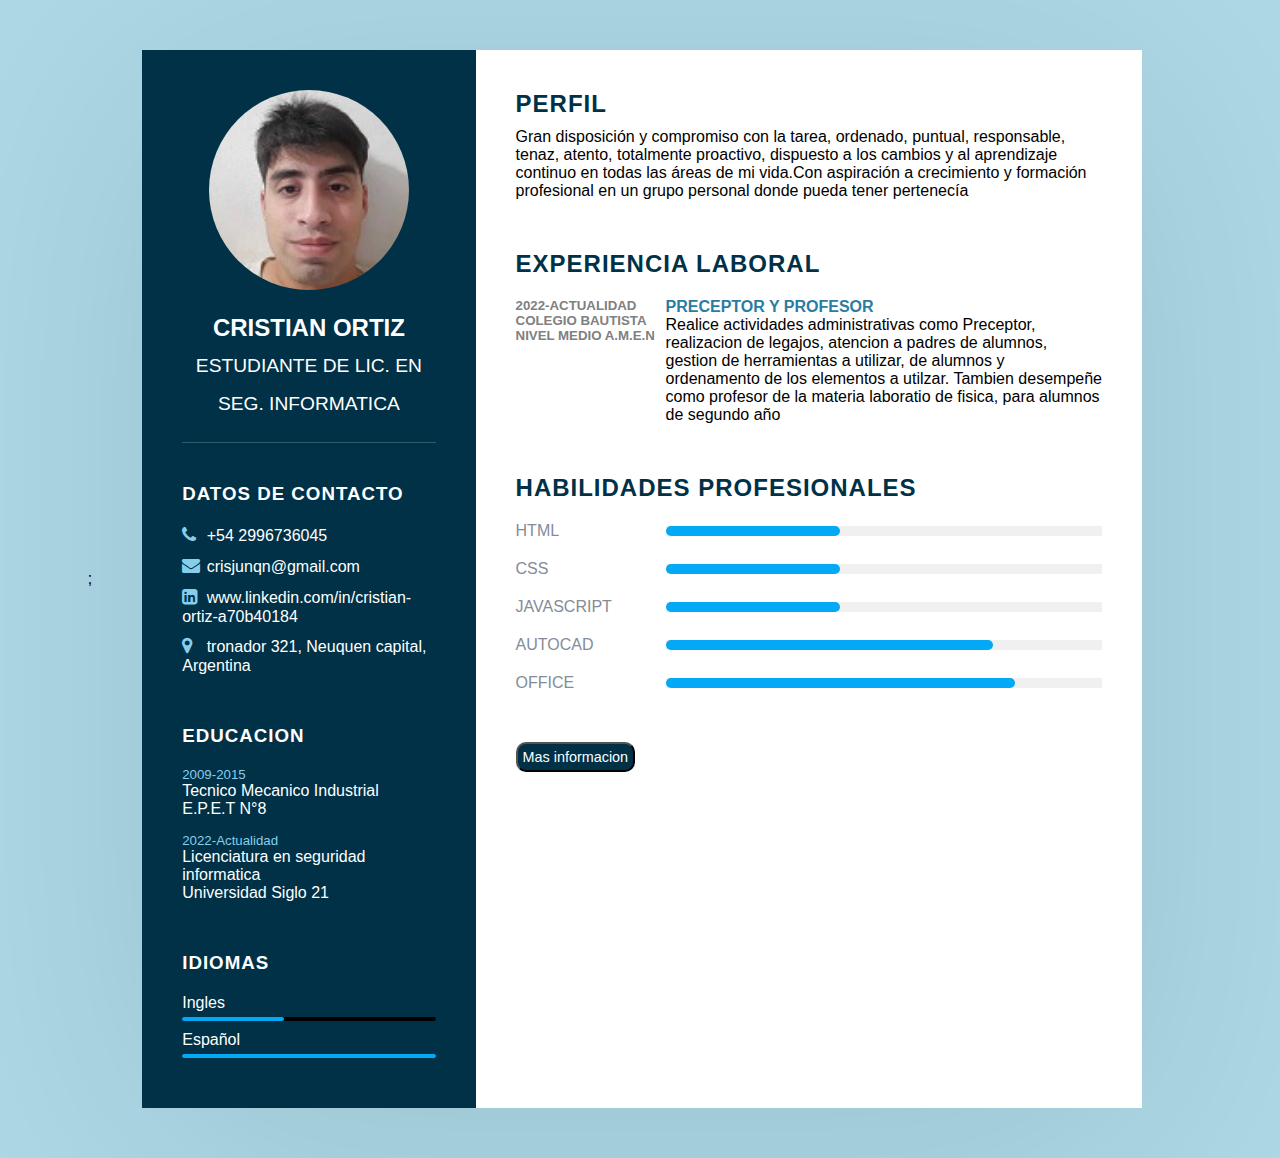
<file: index.html>
<!DOCTYPE html>
<html lang="es">
<head>
    <meta charset="UTF-8">
    <meta http-equiv="X-UA-Compatible" content="IE=edge">
    <meta name="viewport" content="width=device-width, initial-scale=1.0">
    <link rel="stylesheet" href="https://cdnjs.cloudflare.com/ajax/libs/font-awesome/4.7.0/css/font-awesome.css" 
    integrity="sha512-5A8nwdMOWrSz20fDsjczgUidUBR8liPYU+WymTZP1lmY9G6Oc7HlZv156XqnsgNUzTyMefFTcsFH/tnJE/+xBg==" 
    crossorigin="anonymous" referrerpolicy="no-referrer" />;
    <link rel="stylesheet" type="text/css" href="main.css">
</head>
<body>
<div class="contenedor"> 
    <div class="lado_izquierdo">
        <div class="textoPerfil">
            <div class="fotoPefil">
                <img src="compacto.jpg">
            </div>
            <h2>Cristian Ortiz <br><span>estudiante de lic. en seg. informatica</span></h2>
        </div>
        <div class="InfoContacto">
            <h3 class="titulo"> Datos de contacto</h3>
            <ul>
                <li>
                    <span class="icono"><i class="fa fa-phone" aria-hidden="true"></i></span>
                    <span class="texto">+54 2996736045</span>
                </li>
                <li>
                    <span class="icono"><i class="fa fa-envelope" aria-hidden="true"></i></span>
                    <span class="texto">crisjunqn@gmail.com</span>
                </li>
                <li>
                    <span class="icono"><i class="fa fa-linkedin-square" aria-hidden="true"></i></span>
                    <span class="texto">www.linkedin.com/in/cristian-ortiz-a70b40184</span>
                </li>
                <li>
                    <span class="icono"><i class="fa fa-map-marker" aria-hidden="true"></i></span>
                    <span class="texto">tronador 321, Neuquen capital, Argentina</span>
                </li>
            
            </ul>
        </div>
        <div class="InfoContacto Educacion">
            <h3 class="titulo"> Educacion</h3>
            <ul>
                <li>
                    <h5>2009-2015</h5>
                    <h4>Tecnico Mecanico Industrial</h4>
                    <h4>E.P.E.T N°8</h4>
                </li>
                <li>
                    <h5>2022-Actualidad</h5>
                    <h4>Licenciatura en seguridad informatica</h4>
                    <h4>Universidad Siglo 21</h4>
                </li>
            </ul>
        </div>
        <div class="InfoContacto Idioma">
            <h3 class="titulo"> Idiomas</h3>
            <ul>
                <li>
                    <span class="texto">Ingles</span>
                    <span class="porcentaje">
                        <div style="width: 40%;"></div>
                    </span>
                </li>
                <li>
                    <span class="texto">Español</span>
                    <span class="porcentaje">
                        <div style="width: 100%;"></div>
                    </span>
                </li>
            </ul>
        </div>
    </div>
    <div class="lado_derecho">
        <div class="acerca_de_mi">
            <h2 class="titulo2">Perfil</h2>
            <p>Gran disposición y 
                compromiso con la tarea, 
                ordenado, puntual, 
                responsable, tenaz, atento, 
                totalmente proactivo, 
                dispuesto a los cambios y al 
                aprendizaje continuo en todas 
                las áreas de mi vida.Con aspiración 
                a crecimiento y formación profesional 
                en un grupo personal donde pueda
                tener pertenecía
                </p>
        </div>
        <div class="acerca_de_mi">
            <h2 class="titulo2">Experiencia Laboral</h2>
            <div class="caja">
                <div class="años_compañia">
                    <h5>2022-Actualidad</h5>
                    <h5>Colegio Bautista nivel medio A.M.E.N</h5>
                </div>
                <div class="texto">
                    <h4>Preceptor y Profesor</h4>
                    <p>Realice actividades administrativas como Preceptor, realizacion de legajos,
                        atencion a padres de alumnos, gestion de herramientas a utilizar, de alumnos y ordenamento
                        de los elementos a utilzar. Tambien desempeñe como profesor de la materia laboratio
                        de fisica, para alumnos de segundo año 
                    </p>
                </div>
            </div>
        </div>
        <div class="acerca_de_mi hablidades">
            <h2 class="titulo2">habilidades profesionales</h2>
            <div class="caja">
                <h4>HTML</h4>
                <div class="porcentaje">
                    <div style="width: 40%;"></div>
                </div>
            </div>
            <div class="caja">
                <h4>CSS</h4>
                <div class="porcentaje">
                    <div style="width: 40%;"></div>
                </div>
            </div>
            <div class="caja">
                <h4>Javascript</h4>
                <div class="porcentaje">
                    <div style="width: 40%;"></div>
                </div>
            </div>
            <div class="caja">
                <h4>AutoCad</h4>
                <div class="porcentaje">
                    <div style="width: 75%;"></div>
                </div>
            </div><div class="caja">
                <h4>Office</h4>
                <div class="porcentaje">
                    <div style="width: 80%;"></div>
                </div>
            </div>
        </div>
        <div class="intereses">
            <button class="LeerMas" id="mostrarTexto_btn">Mas informacion</button>
            <div class="esconder" id="mostrarTexto">
                <h2 class="titulo2">intereses</h2>
                 <ul>
                    <li><i class="fa fa-gamepad" aria-hidden="true"></i> Gaming</li>
                    <li><i class="fa fa-book" aria-hidden="true"></i> Lectura</li>
                    <li><i class="fa fa-flag-checkered" aria-hidden="true"></i> Carreras</li>
                    <li><i class="fa fa-heartbeat" aria-hidden="true"></i> Deporte</li>
                </ul>
            </div>
        </div>
        <script src="cv.js"></script>
    </div>

</div> 
</body>
</html>
</file>
<file: main.css>
@import url("https://fonts.google.com/specimen/Poppins?query=poppi");
* { margin:  0; 
padding:   0;
box-sizing:border-box ;
font-family: 'Poppins', sans-serif;}
body{
    background:lightblue ;
    display: flex;
    justify-content: center;
    align-items: center;
    min-height: 100vh;
}
.contenedor{
    position: relative;
    width: 100%;
    max-width: 1000px;
    min-height: 1000px;
    background: #fff;
    margin: 50px;
    display: grid;
    grid-template-columns: 1fr 2fr;
    box-shadow: 0 35px 55pc rgba(0, 0, 0, 0.1);
}
.contenedor .lado_izquierdo{
    position: relative;
    background:#003147;
    padding: 40px;
}

.textoPerfil {
     position: relative;
     display: flex;
    flex-direction: column;
    align-items: center;
    padding-bottom: 20px;
    border-bottom: 1px solid rgba(255, 255, 255, 0.2);
}
.fotoPefil{
    position: relative;
    width: 200px;
    height: 200px;
    border-radius: 50%;
    overflow: hidden;
}
.fotoPefil img{                    /*realizo unos ajustes a la foto perfil del CV*/
    position: absolute;
    top: 0;
    left: 0;
    width: 100%;
    height: 100%;
    object-fit: cover;
}
.textoPerfil h2{
    color: #fff;
    font-size: 1.5em;
    margin-top: 20px;
    text-transform: uppercase;
    text-align: center;
    font-weight: 600;
    line-height: 1.5em;    /*separacion entre la linea de arriba el h2 con el "span". intento dejar una distancia producente*/
}
.textoPerfil h2 span{
    font-size: 0.8em;
    font-weight: 300;

}
.InfoContacto{
    padding-top: 40px;
}
.titulo{
    color: #fff;
    text-transform: uppercase;
    font-weight: 600;
    letter-spacing: 1px;
    margin-bottom: 20px  ;
}
.InfoContacto ul{
    position: relative;
}
.InfoContacto ul li{
    position: relative;
    list-style: none;
    margin: 10px 0;
    cursor: pointer;
}
.icono{
    display: inline-block ;
    width: 20px ;
    font-size: 18px;
    color: skyblue ;
}
.InfoContacto ul li .texto{
    color: white;
    font-weight: 300;
}
.InfoContacto.Educacion li{
    margin-top: 15px;
}
.InfoContacto.Educacion h5{
    color: skyblue;
    font-weight: 500;
}
.InfoContacto.Educacion h4:nth-child(2){
    color:#fff;
    font-weight: 500;
}
.InfoContacto.Educacion h4{
    color:#fff;
    font-weight: 200;
}
.InfoContacto.Idioma .porcentaje        /*realziaro la barra de progreso de los idiomas*/
{    
    position: relative;
    width: 100%;
    height: 4px;
    background: black;
    display: block;
    margin-top: 5px;
    border-radius: 10px;
}
.InfoContacto.Idioma .porcentaje div
{
    position: absolute;
    top: 0;
    left: 0;
    height: 100%;
    background: #03a9f4;
    border-radius: 10px;
}
.contenedor .lado_derecho{
    position: relative;
    background:#fff;
    padding: 40px;
}
.acerca_de_mi{
    margin-bottom: 50px;
}
.acerca_de_mi:last-child{
    margin-bottom: 0px;
}
.titulo2{
    color:#003147;
    text-transform: uppercase;
    letter-spacing: 1px;
    margin-bottom: 10px;
}
.p{
    color: #333;
}
.acerca_de_mi .caja{
    display: flex;
    flex-direction: row;
    margin: 20px 0;
}
.acerca_de_mi .caja .años_compañia{
    min-width: 150px;
}
.acerca_de_mi .caja .años_compañia h5{
    text-transform: uppercase;
    color: grey;
    font-weight: 600;
}
.acerca_de_mi .caja .texto h4{
    text-transform: uppercase;
    color:#2a7da2;
    font-size: 16px;
}
.hablidades .caja{
    position: relative;
    width: 100%;
    display: grid;
    grid-template-columns: 150px 1fr;
    align-items: center;
}
.hablidades .caja h4{
    text-transform: uppercase;
    color:#848c99;
    font-weight: 500;
}
.hablidades .caja  .porcentaje{
    position: relative;
    width: 100%;
    height: 10px;
    background: #f0f0f0;
    
}
.hablidades .caja  .porcentaje div{
    position: absolute;
    top: 0;
    left: 0;
    height: 100%;
    background: #03a9f4;
    border-radius: 15px;
}
.intereses ul{
    display: grid;
    grid-template-columns: repeat(4, 1fr);
}
.intereses ul li{
    list-style: none;
    color: #333;
    font-weight: 500;
    margin: 10px 0;
}
.intereses ul li .fa{
    color: #03a9f4;
    font-size: 18px;
    width: 20px;
}
@media(max-width:1000px){
.contenedor{
    margin: 10px;
    grid-template-columns: repeat(1,1fr);
    }
    .intereses ul{
        grid-template-columns: repeat(2,1fr);

    }
}
@media(max-width:600px)
{
    .acerca_de_mi .caja{
        flex-direction: column;
    }
    .acerca_de_mi .caja .años_compañia{
        margin-bottom: 5px;
    }
    .intereses ul{
        grid-template-columns: repeat(1,1fr);
    }

}
.esconder{
    display: none;
}
.mostrar{
    display: block;
}
.LeerMas{
    position: center;
    border-radius: 10px;
    color:white;
    background: #003147;
    cursor: pointer;
    padding: 5px;
    margin-bottom: 20px;
    font-size: 0.9em;
}
</file>
